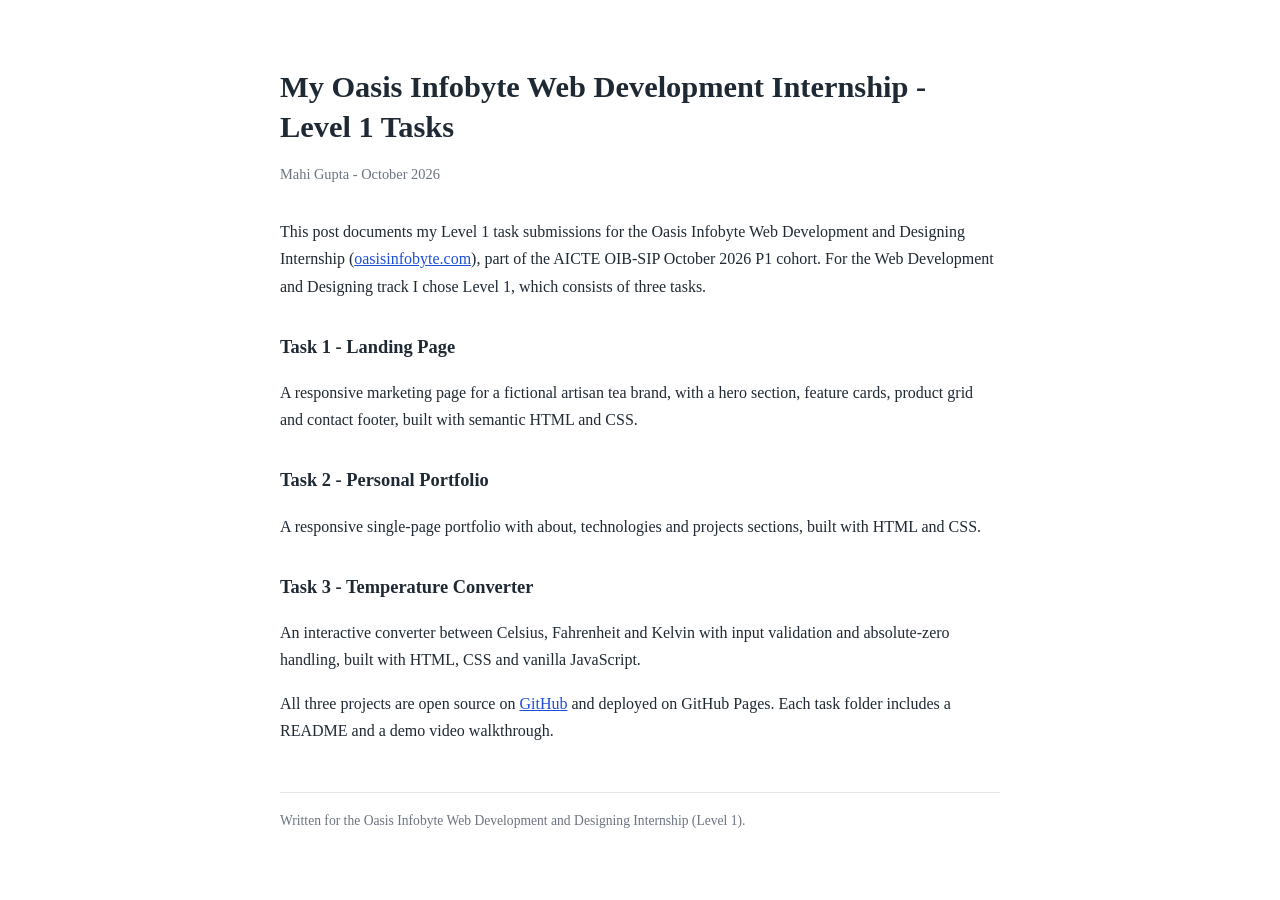
<file: blog/index.html>
<!DOCTYPE html>
<html lang="en">
<head>
<meta charset="UTF-8">
<meta name="viewport" content="width=device-width, initial-scale=1.0">
<title>My Oasis Infobyte Web Development Internship - Level 1 Tasks</title>
<style>
  body { font-family: Georgia, 'Times New Roman', serif; max-width: 720px; margin: 0 auto; padding: 3rem 1.25rem; color: #1f2933; line-height: 1.7; }
  h1 { font-size: 1.9rem; line-height: 1.3; margin-bottom: 0.25rem; }
  h2 { font-size: 1.15rem; margin-top: 2rem; }
  .meta { color: #6b7280; font-size: 0.9rem; margin-bottom: 2rem; }
  a { color: #1d4ed8; }
  footer { margin-top: 3rem; padding-top: 1rem; border-top: 1px solid #e5e7eb; color: #6b7280; font-size: 0.85rem; }
</style>
</head>
<body>
<h1>My Oasis Infobyte Web Development Internship - Level 1 Tasks</h1>
<p class="meta">Mahi Gupta - October 2026</p>
<p>This post documents my Level 1 task submissions for the Oasis Infobyte Web Development and Designing Internship (<a href="https://oasisinfobyte.com">oasisinfobyte.com</a>), part of the AICTE OIB-SIP October 2026 P1 cohort. For the Web Development and Designing track I chose Level 1, which consists of three tasks.</p>
<h2>Task 1 - Landing Page</h2>
<p>A responsive marketing page for a fictional artisan tea brand, with a hero section, feature cards, product grid and contact footer, built with semantic HTML and CSS.</p>
<h2>Task 2 - Personal Portfolio</h2>
<p>A responsive single-page portfolio with about, technologies and projects sections, built with HTML and CSS.</p>
<h2>Task 3 - Temperature Converter</h2>
<p>An interactive converter between Celsius, Fahrenheit and Kelvin with input validation and absolute-zero handling, built with HTML, CSS and vanilla JavaScript.</p>
<p>All three projects are open source on <a href="https://github.com/mahi-g29/OIBSIP">GitHub</a> and deployed on GitHub Pages. Each task folder includes a README and a demo video walkthrough.</p>
<footer>Written for the Oasis Infobyte Web Development and Designing Internship (Level 1).</footer>
</body>
</html>
</file>
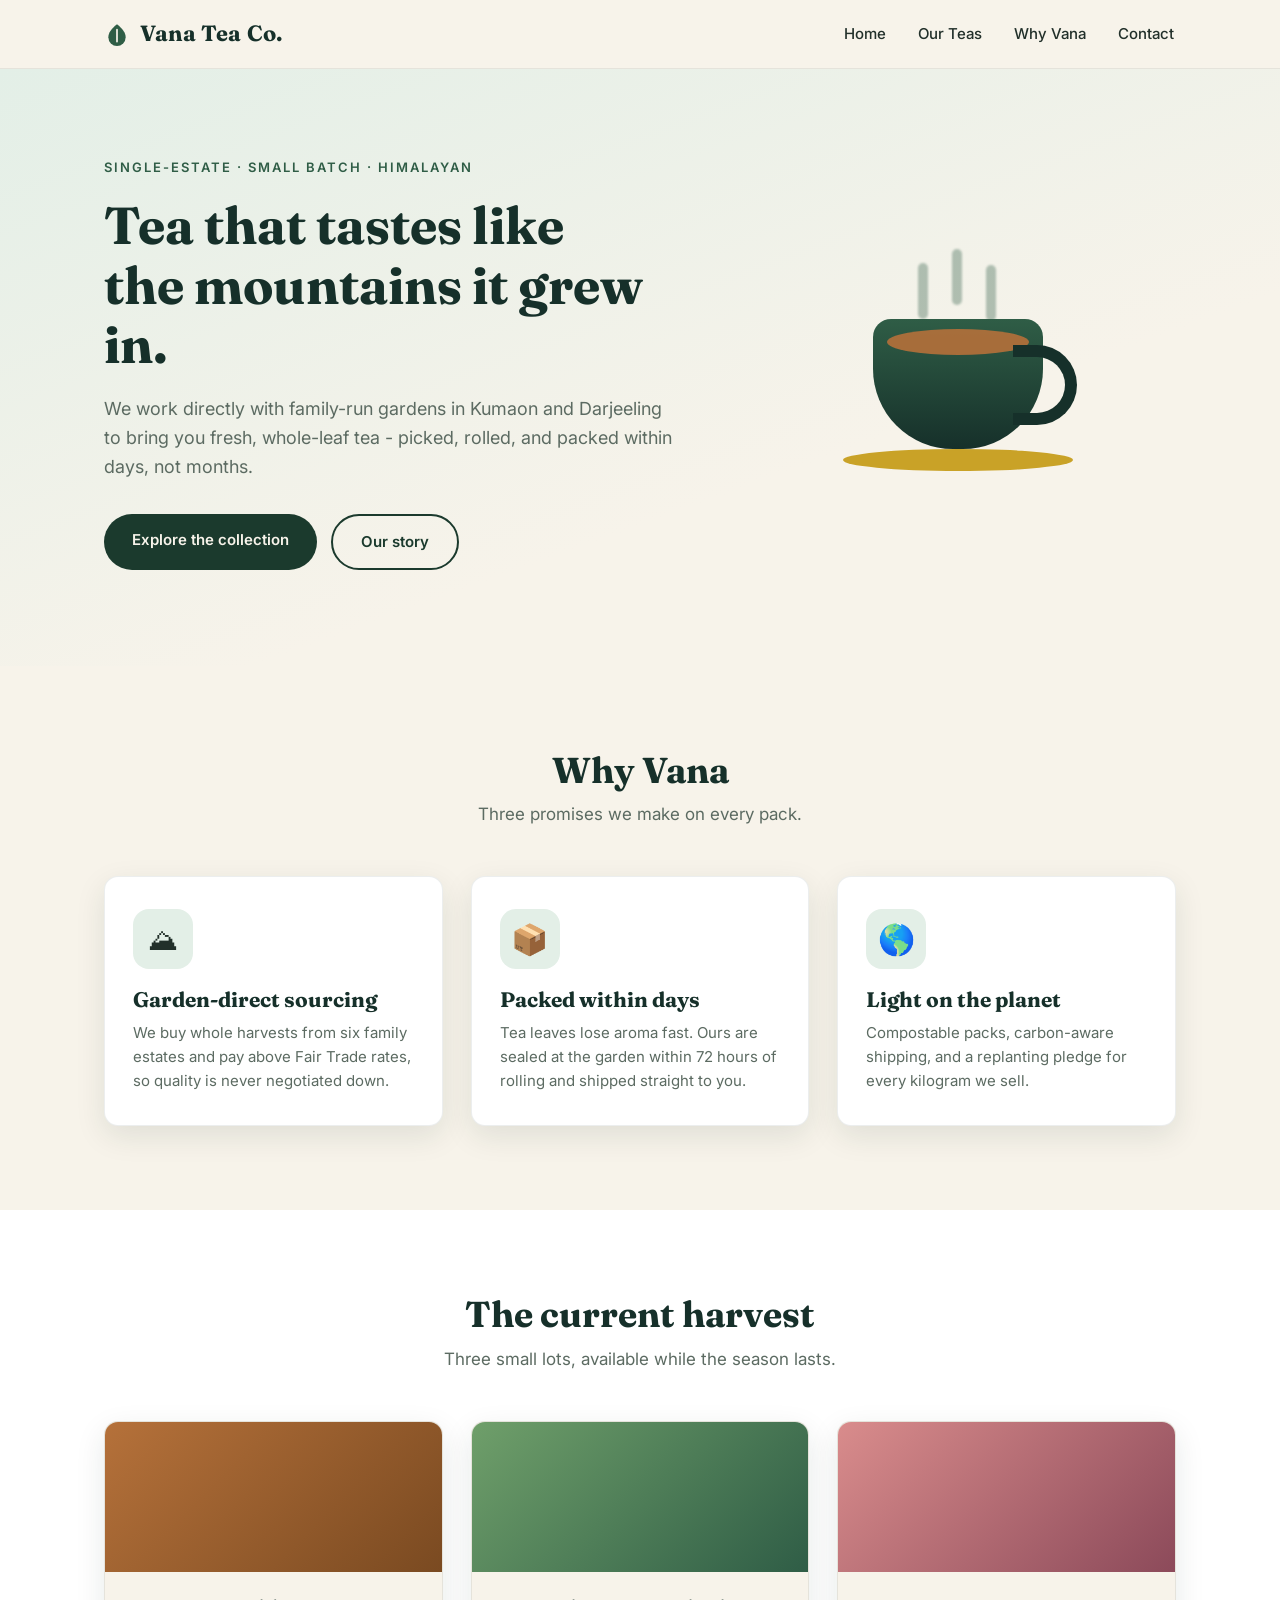
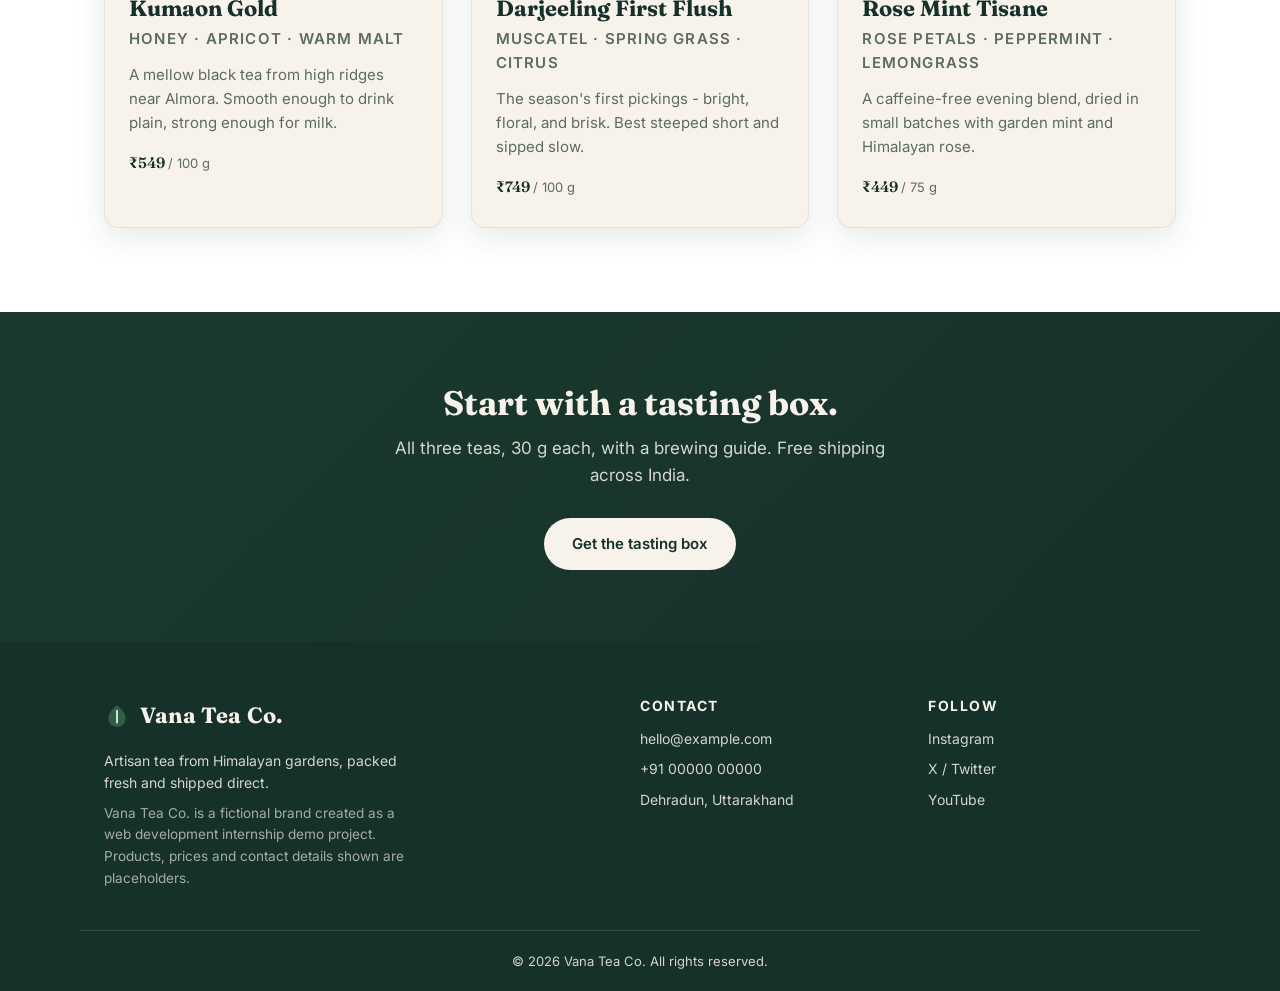
<file: WebDevelopment-Level1-Task1-LandingPage/index.html>
<!DOCTYPE html>
<html lang="en">
<head>
  <meta charset="UTF-8">
  <meta name="viewport" content="width=device-width, initial-scale=1.0">
  <title>Vana Tea Co. - Artisan Himalayan Tea</title>
  <meta name="description" content="Vana Tea Co. sources single-estate artisan teas from Himalayan gardens and delivers them fresh to your door.">
  <link rel="preconnect" href="https://fonts.googleapis.com">
  <link rel="preconnect" href="https://fonts.gstatic.com" crossorigin>
  <link href="https://fonts.googleapis.com/css2?family=Fraunces:wght@500;600;700&family=Inter:wght@400;500;600&display=swap" rel="stylesheet">
  <link rel="stylesheet" href="styles.css">
</head>
<body>

  <header class="site-header" id="top">
    <nav class="nav container" aria-label="Main navigation">
      <a class="brand" href="#top">
        <svg class="brand-leaf" viewBox="0 0 24 24" width="26" height="26" aria-hidden="true" fill="none"><path d="M12 3C7 7 4 11 4 15a8 8 0 0 0 16 0c0-4-3-8-8-12z" fill="#2f5d46"/><path d="M12 8v11" stroke="#f7f3ea" stroke-width="1.6" stroke-linecap="round"/></svg>
        <span class="brand-name">Vana Tea Co.</span>
      </a>
      <input type="checkbox" id="nav-toggle" class="nav-toggle" aria-label="Open menu">
      <label for="nav-toggle" class="nav-toggle-label" aria-hidden="true">
        <span></span><span></span><span></span>
      </label>
      <ul class="nav-links">
        <li><a href="#top">Home</a></li>
        <li><a href="#teas">Our Teas</a></li>
        <li><a href="#why">Why Vana</a></li>
        <li><a href="#contact">Contact</a></li>
      </ul>
    </nav>
  </header>

  <main>
    <!-- Hero -->
    <section class="hero">
      <div class="container hero-inner">
        <div class="hero-copy">
          <p class="eyebrow">Single-estate &middot; Small batch &middot; Himalayan</p>
          <h1>Tea that tastes like the mountains it grew in.</h1>
          <p class="hero-sub">We work directly with family-run gardens in Kumaon and Darjeeling to bring you fresh, whole-leaf tea - picked, rolled, and packed within days, not months.</p>
          <div class="hero-actions">
            <a class="btn btn-primary" href="#teas">Explore the collection</a>
            <a class="btn btn-ghost" href="#why">Our story</a>
          </div>
        </div>
        <div class="hero-art" aria-hidden="true">
          <div class="cup">
            <div class="cup-steam s1"></div>
            <div class="cup-steam s2"></div>
            <div class="cup-steam s3"></div>
            <div class="cup-body"></div>
            <div class="cup-saucer"></div>
          </div>
        </div>
      </div>
    </section>

    <!-- Why Vana -->
    <section class="section" id="why">
      <div class="container">
        <h2 class="section-title">Why Vana</h2>
        <p class="section-sub">Three promises we make on every pack.</p>
        <div class="feature-grid">
          <article class="feature-card">
            <div class="feature-icon" aria-hidden="true">&#9968;</div>
            <h3>Garden-direct sourcing</h3>
            <p>We buy whole harvests from six family estates and pay above Fair Trade rates, so quality is never negotiated down.</p>
          </article>
          <article class="feature-card">
            <div class="feature-icon" aria-hidden="true">&#128230;</div>
            <h3>Packed within days</h3>
            <p>Tea leaves lose aroma fast. Ours are sealed at the garden within 72 hours of rolling and shipped straight to you.</p>
          </article>
          <article class="feature-card">
            <div class="feature-icon" aria-hidden="true">&#127758;</div>
            <h3>Light on the planet</h3>
            <p>Compostable packs, carbon-aware shipping, and a replanting pledge for every kilogram we sell.</p>
          </article>
        </div>
      </div>
    </section>

    <!-- Teas -->
    <section class="section section-alt" id="teas">
      <div class="container">
        <h2 class="section-title">The current harvest</h2>
        <p class="section-sub">Three small lots, available while the season lasts.</p>
        <div class="product-grid">
          <article class="product-card">
            <div class="product-swatch swatch-amber" aria-hidden="true"></div>
            <div class="product-body">
              <h3>Kumaon Gold</h3>
              <p class="product-notes">Honey &middot; Apricot &middot; Warm malt</p>
              <p>A mellow black tea from high ridges near Almora. Smooth enough to drink plain, strong enough for milk.</p>
              <p class="product-price">&#8377;549 <span>/ 100 g</span></p>
            </div>
          </article>
          <article class="product-card">
            <div class="product-swatch swatch-green" aria-hidden="true"></div>
            <div class="product-body">
              <h3>Darjeeling First Flush</h3>
              <p class="product-notes">Muscatel &middot; Spring grass &middot; Citrus</p>
              <p>The season's first pickings - bright, floral, and brisk. Best steeped short and sipped slow.</p>
              <p class="product-price">&#8377;749 <span>/ 100 g</span></p>
            </div>
          </article>
          <article class="product-card">
            <div class="product-swatch swatch-rose" aria-hidden="true"></div>
            <div class="product-body">
              <h3>Rose Mint Tisane</h3>
              <p class="product-notes">Rose petals &middot; Peppermint &middot; Lemongrass</p>
              <p>A caffeine-free evening blend, dried in small batches with garden mint and Himalayan rose.</p>
              <p class="product-price">&#8377;449 <span>/ 75 g</span></p>
            </div>
          </article>
        </div>
      </div>
    </section>

    <!-- Call to action -->
    <section class="cta-band">
      <div class="container cta-inner">
        <h2>Start with a tasting box.</h2>
        <p>All three teas, 30 g each, with a brewing guide. Free shipping across India.</p>
        <a class="btn btn-light" href="#contact">Get the tasting box</a>
      </div>
    </section>
  </main>

  <footer class="site-footer" id="contact">
    <div class="container footer-grid">
      <div>
        <a class="brand brand-footer" href="#top">
          <svg class="brand-leaf" viewBox="0 0 24 24" width="26" height="26" aria-hidden="true" fill="none"><path d="M12 3C7 7 4 11 4 15a8 8 0 0 0 16 0c0-4-3-8-8-12z" fill="#2f5d46"/><path d="M12 8v11" stroke="#f7f3ea" stroke-width="1.6" stroke-linecap="round"/></svg>
          <span class="brand-name">Vana Tea Co.</span>
        </a>
        <p class="footer-tag">Artisan tea from Himalayan gardens, packed fresh and shipped direct.</p>
        <p class="footer-tag" style="opacity:.75;font-size:.85rem;margin-top:.5rem">Vana Tea Co. is a fictional brand created as a web development internship demo project. Products, prices and contact details shown are placeholders.</p>
      </div>
      <div>
        <h4>Contact</h4>
        <ul class="footer-list">
          <li><a href="mailto:hello@example.com">hello@example.com</a></li>
          <li><a href="tel:+910000000000">+91 00000 00000</a></li>
          <li>Dehradun, Uttarakhand</li>
        </ul>
      </div>
      <div>
        <h4>Follow</h4>
        <ul class="footer-list">
          <li><a href="#">Instagram</a></li>
          <li><a href="#">X / Twitter</a></li>
          <li><a href="#">YouTube</a></li>
        </ul>
      </div>
    </div>
    <div class="container footer-bottom">
      <p>&copy; 2026 Vana Tea Co. All rights reserved.</p>
    </div>
  </footer>

</body>
</html>
</file>
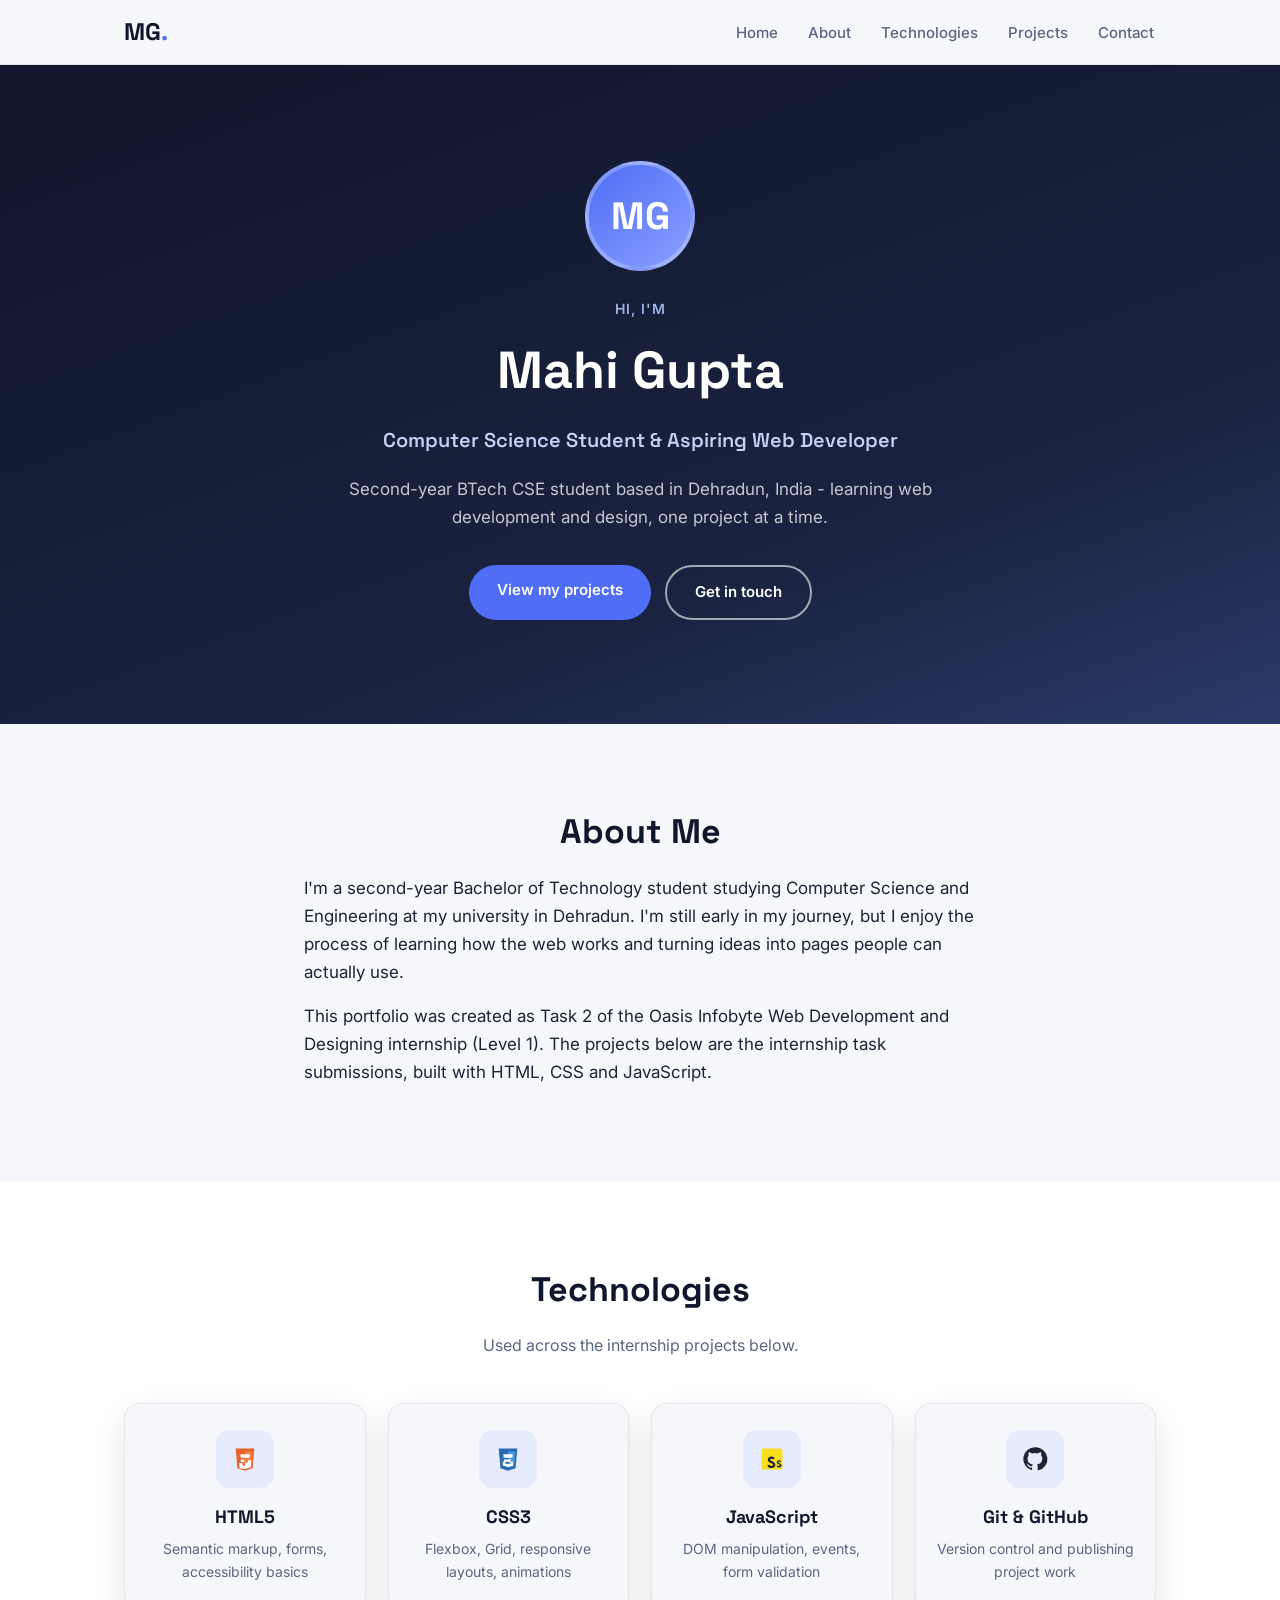
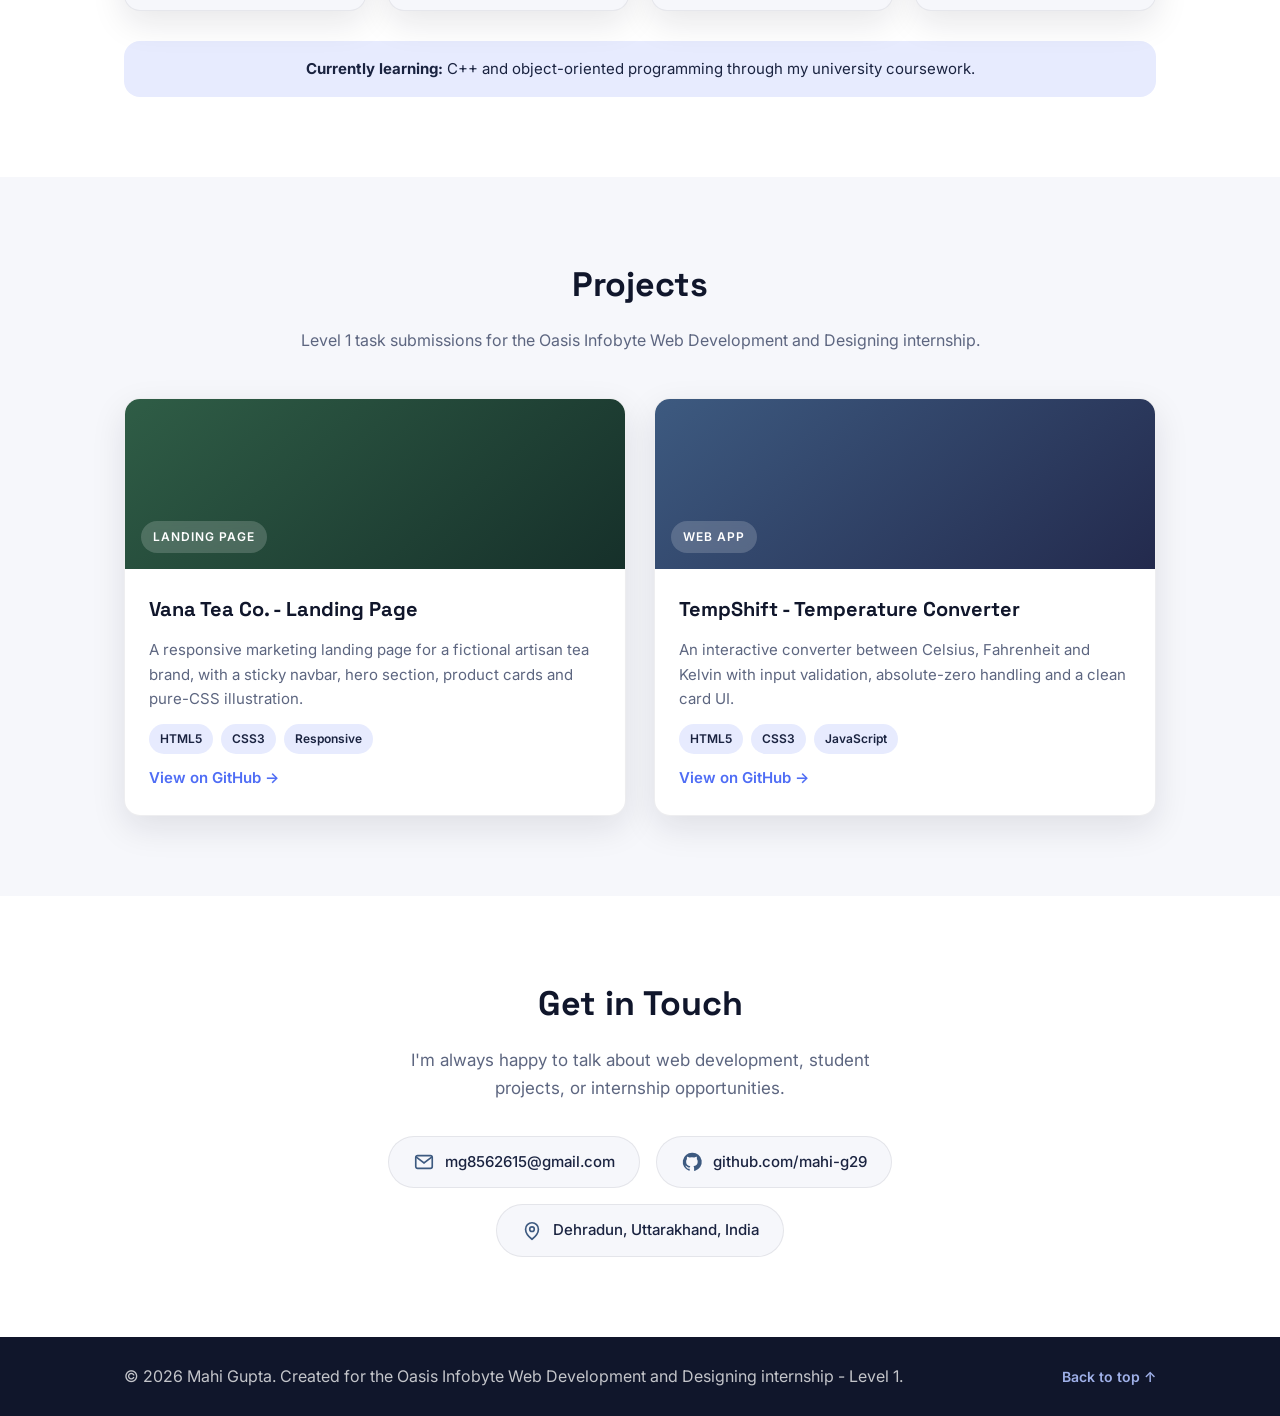
<file: WebDevelopment-Level1-Task2-Portfolio/index.html>
<!DOCTYPE html>
<html lang="en">
<head>
  <meta charset="UTF-8">
  <meta name="viewport" content="width=device-width, initial-scale=1.0">
  <title>Mahi Gupta - Computer Science Student &amp; Web Developer</title>
  <meta name="description" content="Portfolio of Mahi Gupta, a second-year BTech Computer Science student learning web development.">
  <link rel="preconnect" href="https://fonts.googleapis.com">
  <link rel="preconnect" href="https://fonts.gstatic.com" crossorigin>
  <link href="https://fonts.googleapis.com/css2?family=Space+Grotesk:wght@500;600;700&family=Inter:wght@400;500;600&display=swap" rel="stylesheet">
  <link rel="stylesheet" href="styles.css">
</head>
<body>

  <header class="site-header">
    <nav class="nav container" aria-label="Main navigation">
      <a class="brand" href="#home">MG<span class="brand-dot">.</span></a>
      <ul class="nav-links">
        <li><a href="#home">Home</a></li>
        <li><a href="#about">About</a></li>
        <li><a href="#skills">Technologies</a></li>
        <li><a href="#projects">Projects</a></li>
        <li><a href="#contact">Contact</a></li>
      </ul>
    </nav>
  </header>

  <main>
    <!-- Hero -->
    <section class="hero" id="home">
      <div class="container hero-inner">
        <div class="avatar" aria-hidden="true">MG</div>
        <p class="hero-hello">Hi, I'm</p>
        <h1>Mahi Gupta</h1>
        <p class="hero-role">Computer Science Student &amp; Aspiring Web Developer</p>
        <p class="hero-sub">Second-year BTech CSE student based in Dehradun, India - learning web development and design, one project at a time.</p>
        <div class="hero-actions">
          <a class="btn btn-primary" href="#projects">View my projects</a>
          <a class="btn btn-ghost" href="#contact">Get in touch</a>
        </div>
      </div>
    </section>

    <!-- About -->
    <section class="section" id="about">
      <div class="container narrow">
        <h2 class="section-title">About Me</h2>
        <p>I'm a second-year Bachelor of Technology student studying Computer Science and Engineering at my university in Dehradun. I'm still early in my journey, but I enjoy the process of learning how the web works and turning ideas into pages people can actually use.</p>
        <p>This portfolio was created as Task 2 of the Oasis Infobyte Web Development and Designing internship (Level 1). The projects below are the internship task submissions, built with HTML, CSS and JavaScript.</p>
      </div>
    </section>

    <!-- Skills -->
    <section class="section section-alt" id="skills">
      <div class="container">
        <h2 class="section-title">Technologies</h2>
        <p class="section-sub">Used across the internship projects below.</p>
        <div class="skill-grid">
          <div class="skill-card">
            <div class="skill-icon" aria-hidden="true">
              <svg viewBox="0 0 24 24" width="28" height="28" fill="none"><path d="M4 3h16l-1.5 17L12 22l-6.5-2L4 3z" fill="#e8632c"/><path d="M12 5.5v14l5-1.5L18.3 5.5H12z" fill="#f0824a"/><path d="M8 8h8l-.3 3H8.3L8 8zm.4 4.5h3l.2 2.5 1.4.4 1.4-.4.2-2h3l-.6 6-5.1 1.5L7.4 20l-.4-4.5h2.9l.2 2 1.9.5v-3.5H8.4z" fill="#fff"/></svg>
            </div>
            <h3>HTML5</h3>
            <p>Semantic markup, forms, accessibility basics</p>
          </div>
          <div class="skill-card">
            <div class="skill-icon" aria-hidden="true">
              <svg viewBox="0 0 24 24" width="28" height="28" fill="none"><path d="M4 3h16l-1.5 17L12 22l-6.5-2L4 3z" fill="#2b6cb0"/><path d="M12 5.5v14l5-1.5L18.3 5.5H12z" fill="#4a9be0"/><path d="M8 8h8l-.3 3H8.3L8 8zm.4 4.5h6l-.3 3.5-2.1.6-2-.5-.1-1.6H7.4l.2 3.1 4.4 1.3 4.3-1.2.3-3.4H8.4z" fill="#fff"/></svg>
            </div>
            <h3>CSS3</h3>
            <p>Flexbox, Grid, responsive layouts, animations</p>
          </div>
          <div class="skill-card">
            <div class="skill-icon" aria-hidden="true">
              <svg viewBox="0 0 24 24" width="28" height="28" fill="none"><rect x="3" y="3" width="18" height="18" rx="2" fill="#f7df1e"/><path d="M9.5 16.8c.4.7.9 1.2 1.9 1.2.8 0 1.4-.4 1.4-1 0-.7-.6-1-1.5-1.3l-.5-.2c-1.5-.6-2.4-1.4-2.4-3 0-1.5 1.2-2.7 3-2.7 1.3 0 2.2.5 2.9 1.7l-1.6 1c-.3-.6-.7-.8-1.3-.8-.6 0-1 .4-1 .8 0 .6.4.8 1.3 1.2l.5.2c1.7.7 2.7 1.5 2.7 3.1 0 1.8-1.4 2.8-3.3 2.8-1.8 0-3-.9-3.6-2l1.6-1zm6.8.2c.3.5.6 1 1.4 1 .6 0 1-.2 1-.6 0-.4-.3-.6-.8-.8l-.3-.1c-.9-.4-1.5-.9-1.5-1.9 0-.9.7-1.6 1.9-1.6.8 0 1.4.3 1.8 1.1l-1 .6c-.2-.4-.4-.5-.8-.5-.4 0-.6.2-.6.5 0 .4.2.5.8.8l.3.1c1.1.5 1.7.9 1.7 2 0 1.1-.9 1.7-2 1.7-1.2 0-1.9-.6-2.3-1.3l1-.6z" fill="#1e2433"/></svg>
            </div>
            <h3>JavaScript</h3>
            <p>DOM manipulation, events, form validation</p>
          </div>
          <div class="skill-card">
            <div class="skill-icon" aria-hidden="true">
              <svg viewBox="0 0 24 24" width="28" height="28" fill="none"><path d="M12 2a10 10 0 0 0-3.2 19.5c.5.1.7-.2.7-.5v-1.7c-2.8.6-3.4-1.2-3.4-1.2-.4-1.2-1.1-1.5-1.1-1.5-.9-.6.1-.6.1-.6 1 .1 1.5 1 1.5 1 .9 1.6 2.4 1.1 3 .9.1-.7.4-1.1.6-1.4-2.2-.3-4.6-1.1-4.6-5 0-1.1.4-2 1-2.7-.1-.2-.4-1.3.1-2.6 0 0 .8-.3 2.7 1a9.4 9.4 0 0 1 5 0c1.9-1.3 2.7-1 2.7-1 .5 1.3.2 2.4.1 2.6.6.7 1 1.6 1 2.7 0 3.9-2.4 4.7-4.6 5 .4.3.7.9.7 1.9v2.8c0 .3.2.6.7.5A10 10 0 0 0 12 2z" fill="#1e2433"/></svg>
            </div>
            <h3>Git &amp; GitHub</h3>
            <p>Version control and publishing project work</p>
          </div>
        </div>
        <div class="learning-strip">
          <p><strong>Currently learning:</strong> C++ and object-oriented programming through my university coursework.</p>
        </div>
      </div>
    </section>

    <!-- Projects -->
    <section class="section" id="projects">
      <div class="container">
        <h2 class="section-title">Projects</h2>
        <p class="section-sub">Level 1 task submissions for the Oasis Infobyte Web Development and Designing internship.</p>
        <div class="project-grid">
          <article class="project-card">
            <div class="project-thumb thumb-tea" aria-hidden="true">
              <span class="thumb-label">Landing Page</span>
            </div>
            <div class="project-body">
              <h3>Vana Tea Co. - Landing Page</h3>
              <p>A responsive marketing landing page for a fictional artisan tea brand, with a sticky navbar, hero section, product cards and pure-CSS illustration.</p>
              <div class="project-tags"><span>HTML5</span><span>CSS3</span><span>Responsive</span></div>
              <a class="project-link" href="https://github.com/mahi-g29/OIBSIP/tree/main/WebDevelopment-Level1-Task1-LandingPage">View on GitHub &rarr;</a>
            </div>
          </article>
          <article class="project-card">
            <div class="project-thumb thumb-temp" aria-hidden="true">
              <span class="thumb-label">Web App</span>
            </div>
            <div class="project-body">
              <h3>TempShift - Temperature Converter</h3>
              <p>An interactive converter between Celsius, Fahrenheit and Kelvin with input validation, absolute-zero handling and a clean card UI.</p>
              <div class="project-tags"><span>HTML5</span><span>CSS3</span><span>JavaScript</span></div>
              <a class="project-link" href="https://github.com/mahi-g29/OIBSIP/tree/main/WebDevelopment-Level1-Task3-TemperatureConverter">View on GitHub &rarr;</a>
            </div>
          </article>
        </div>
      </div>
    </section>

    <!-- Contact -->
    <section class="section section-alt" id="contact">
      <div class="container narrow center">
        <h2 class="section-title">Get in Touch</h2>
        <p class="contact-lead">I'm always happy to talk about web development, student projects, or internship opportunities.</p>
        <div class="contact-cards">
          <a class="contact-card" href="mailto:mg8562615@gmail.com">
            <svg viewBox="0 0 24 24" width="22" height="22" fill="none" aria-hidden="true"><rect x="3" y="5" width="18" height="14" rx="2" stroke="#3d5a80" stroke-width="1.8"/><path d="m4 7 8 6 8-6" stroke="#3d5a80" stroke-width="1.8" stroke-linecap="round"/></svg>
            <span>mg8562615@gmail.com</span>
          </a>
          <a class="contact-card" href="https://github.com/mahi-g29">
            <svg viewBox="0 0 24 24" width="22" height="22" fill="none" aria-hidden="true"><path d="M12 2a10 10 0 0 0-3.2 19.5c.5.1.7-.2.7-.5v-1.7c-2.8.6-3.4-1.2-3.4-1.2-.4-1.2-1.1-1.5-1.1-1.5-.9-.6.1-.6.1-.6 1 .1 1.5 1 1.5 1 .9 1.6 2.4 1.1 3 .9.1-.7.4-1.1.6-1.4-2.2-.3-4.6-1.1-4.6-5 0-1.1.4-2 1-2.7-.1-.2-.4-1.3.1-2.6 0 0 .8-.3 2.7 1a9.4 9.4 0 0 1 5 0c1.9-1.3 2.7-1 2.7-1 .5 1.3.2 2.4.1 2.6.6.7 1 1.6 1 2.7 0 3.9-2.4 4.7-4.6 5 .4.3.7.9.7 1.9v2.8c0 .3.2.6.7.5A10 10 0 0 0 12 2z" fill="#3d5a80"/></svg>
            <span>github.com/mahi-g29</span>
          </a>
          <div class="contact-card contact-card-static">
            <svg viewBox="0 0 24 24" width="22" height="22" fill="none" aria-hidden="true"><path d="M12 21s-7-5.5-7-11a7 7 0 0 1 14 0c0 5.5-7 11-7 11z" stroke="#3d5a80" stroke-width="1.8"/><circle cx="12" cy="10" r="2.5" stroke="#3d5a80" stroke-width="1.8"/></svg>
            <span>Dehradun, Uttarakhand, India</span>
          </div>
        </div>
      </div>
    </section>
  </main>

  <footer class="site-footer">
    <div class="container footer-inner">
      <p>&copy; 2026 Mahi Gupta. Created for the Oasis Infobyte Web Development and Designing internship - Level 1.</p>
      <a href="#home" class="to-top">Back to top &uarr;</a>
    </div>
  </footer>

</body>
</html>
</file>
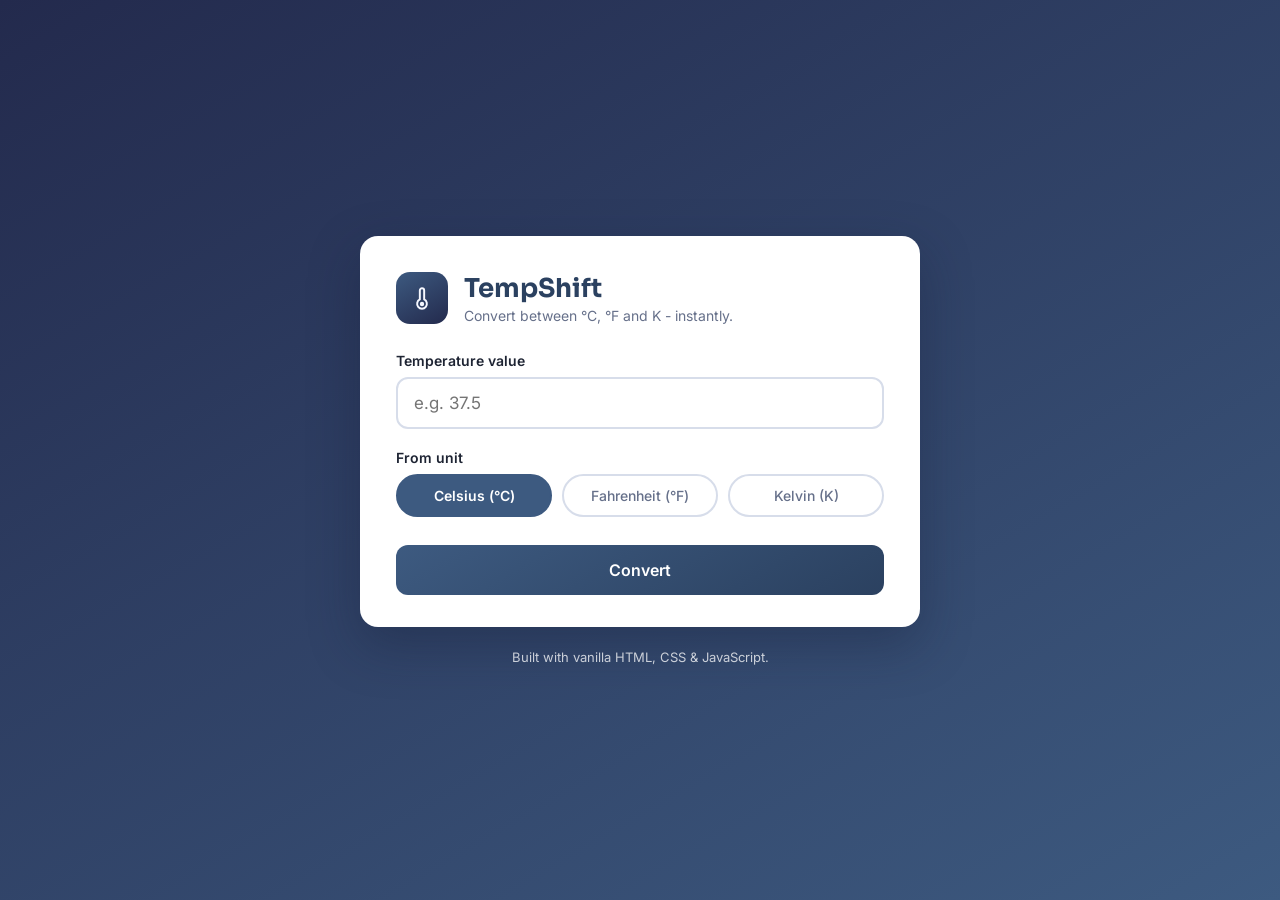
<file: WebDevelopment-Level1-Task3-TemperatureConverter/index.html>
<!DOCTYPE html>
<html lang="en">
<head>
  <meta charset="UTF-8">
  <meta name="viewport" content="width=device-width, initial-scale=1.0">
  <title>TempShift - Temperature Converter</title>
  <meta name="description" content="Convert temperatures between Celsius, Fahrenheit and Kelvin instantly, with input validation and absolute-zero checks.">
  <link rel="preconnect" href="https://fonts.googleapis.com">
  <link rel="preconnect" href="https://fonts.gstatic.com" crossorigin>
  <link href="https://fonts.googleapis.com/css2?family=Sora:wght@500;600;700&family=Inter:wght@400;500;600&display=swap" rel="stylesheet">
  <link rel="stylesheet" href="styles.css">
</head>
<body>
  <main class="page">
    <section class="card" aria-labelledby="app-title">
      <div class="card-head">
        <div class="logo" aria-hidden="true">
          <svg viewBox="0 0 24 24" width="26" height="26" fill="none">
            <path d="M12 3a2 2 0 0 1 2 2v8.3a4.5 4.5 0 1 1-4 0V5a2 2 0 0 1 2-2z" stroke="#f6f8ff" stroke-width="1.8" stroke-linejoin="round"/>
            <circle cx="12" cy="17.5" r="2" fill="#f6f8ff"/>
          </svg>
        </div>
        <div>
          <h1 id="app-title">TempShift</h1>
          <p class="tagline">Convert between &deg;C, &deg;F and K - instantly.</p>
        </div>
      </div>

      <form id="converter" novalidate>
        <div class="field">
          <label for="temp-input">Temperature value</label>
          <input type="text" id="temp-input" inputmode="decimal" placeholder="e.g. 37.5" autocomplete="off" aria-describedby="error-msg">
        </div>

        <fieldset class="field">
          <legend>From unit</legend>
          <div class="unit-row" role="radiogroup" aria-label="Input unit">
            <label class="unit-pill">
              <input type="radio" name="from-unit" value="C" checked>
              <span>Celsius (&deg;C)</span>
            </label>
            <label class="unit-pill">
              <input type="radio" name="from-unit" value="F">
              <span>Fahrenheit (&deg;F)</span>
            </label>
            <label class="unit-pill">
              <input type="radio" name="from-unit" value="K">
              <span>Kelvin (K)</span>
            </label>
          </div>
        </fieldset>

        <p id="error-msg" class="error" role="alert" hidden></p>

        <button type="submit" class="convert-btn">Convert</button>
      </form>

      <div class="results" id="results" aria-live="polite" hidden>
        <h2>Results</h2>
        <div class="result-grid">
          <div class="result-box" id="box-C">
            <p class="result-label">Celsius</p>
            <p class="result-value"><span id="val-C">-</span><span class="result-unit">&deg;C</span></p>
          </div>
          <div class="result-box" id="box-F">
            <p class="result-label">Fahrenheit</p>
            <p class="result-value"><span id="val-F">-</span><span class="result-unit">&deg;F</span></p>
          </div>
          <div class="result-box" id="box-K">
            <p class="result-label">Kelvin</p>
            <p class="result-value"><span id="val-K">-</span><span class="result-unit">K</span></p>
          </div>
        </div>
        <p class="result-note" id="result-note"></p>
      </div>
    </section>

    <footer class="page-foot">
      <p>Built with vanilla HTML, CSS &amp; JavaScript.</p>
    </footer>
  </main>
  <script src="script.js"></script>
</body>
</html>
</file>
<file: WebDevelopment-Level1-Task1-LandingPage/styles.css>
/* ===== Vana Tea Co. - Landing Page ===== */
:root {
  --green-900: #16302a;
  --green-800: #1b3a2d;
  --green-700: #2f5d46;
  --green-100: #e3efe7;
  --cream: #f7f3ea;
  --gold: #c9a227;
  --ink: #22302a;
  --muted: #5c6b62;
  --white: #ffffff;
  --radius: 14px;
  --shadow: 0 10px 30px rgba(22, 48, 42, 0.10);
  --font-head: "Fraunces", Georgia, serif;
  --font-body: "Inter", "Segoe UI", Arial, sans-serif;
}

* { margin: 0; padding: 0; box-sizing: border-box; }

html { scroll-behavior: smooth; }

body {
  font-family: var(--font-body);
  font-size: 16px;
  line-height: 1.6;
  color: var(--ink);
  background: var(--cream);
}

.container {
  width: 100%;
  max-width: 1120px;
  margin: 0 auto;
  padding: 0 24px;
}

h1, h2, h3, h4 { font-family: var(--font-head); line-height: 1.15; color: var(--green-900); }

/* ===== Header / Nav ===== */
.site-header {
  position: sticky;
  top: 0;
  z-index: 50;
  background: rgba(247, 243, 234, 0.95);
  backdrop-filter: blur(6px);
  border-bottom: 1px solid rgba(22, 48, 42, 0.08);
}

.nav {
  display: flex;
  align-items: center;
  justify-content: space-between;
  min-height: 68px;
  position: relative;
}

.brand {
  display: inline-flex;
  align-items: center;
  gap: 10px;
  text-decoration: none;
}

.brand-leaf { font-size: 26px; }

.brand-name {
  font-family: var(--font-head);
  font-weight: 700;
  font-size: 22px;
  color: var(--green-900);
  letter-spacing: 0.2px;
}

.nav-links {
  display: flex;
  align-items: center;
  gap: 28px;
  list-style: none;
}

.nav-links a {
  text-decoration: none;
  color: var(--ink);
  font-weight: 500;
  font-size: 15px;
  padding: 6px 2px;
  border-bottom: 2px solid transparent;
  transition: color 0.2s ease, border-color 0.2s ease;
}

.nav-links a:hover,
.nav-links a:focus-visible {
  color: var(--green-700);
  border-bottom-color: var(--gold);
}

/* Hamburger (mobile) */
.nav-toggle { display: none; }

.nav-toggle-label {
  display: none;
  flex-direction: column;
  justify-content: center;
  gap: 5px;
  width: 44px;
  height: 44px;
  padding: 10px;
  cursor: pointer;
}

.nav-toggle-label span {
  display: block;
  height: 2px;
  width: 100%;
  background: var(--green-900);
  border-radius: 2px;
  transition: transform 0.25s ease, opacity 0.25s ease;
}

/* ===== Hero ===== */
.hero {
  background: linear-gradient(160deg, var(--green-100) 0%, var(--cream) 65%);
  padding: 88px 0 96px;
  overflow: hidden;
}

.hero-inner {
  display: grid;
  grid-template-columns: 1.15fr 0.85fr;
  align-items: center;
  gap: 48px;
}

.eyebrow {
  text-transform: uppercase;
  letter-spacing: 2px;
  font-size: 13px;
  font-weight: 600;
  color: var(--green-700);
  margin-bottom: 18px;
}

.hero h1 {
  font-size: 52px;
  font-weight: 700;
  margin-bottom: 20px;
  max-width: 15ch;
}

.hero-sub {
  font-size: 18px;
  color: var(--muted);
  max-width: 52ch;
  margin-bottom: 32px;
}

.hero-actions { display: flex; flex-wrap: wrap; gap: 14px; }

.btn {
  display: inline-block;
  padding: 14px 28px;
  border-radius: 999px;
  font-weight: 600;
  font-size: 15px;
  text-decoration: none;
  transition: transform 0.15s ease, box-shadow 0.15s ease, background 0.2s ease;
}

.btn:hover { transform: translateY(-2px); box-shadow: var(--shadow); }

.btn-primary { background: var(--green-800); color: var(--cream); }
.btn-primary:hover { background: var(--green-700); }

.btn-ghost {
  background: transparent;
  color: var(--green-800);
  border: 2px solid var(--green-800);
}

.btn-light { background: var(--cream); color: var(--green-900); }

/* Hero art: pure CSS tea cup */
.hero-art { display: flex; justify-content: center; }

.cup { position: relative; width: 220px; height: 240px; }

.cup-body {
  position: absolute;
  bottom: 34px;
  left: 50%;
  transform: translateX(-50%);
  width: 170px;
  height: 130px;
  background: linear-gradient(180deg, var(--green-700), var(--green-900));
  border-radius: 18px 18px 80px 80px;
}

.cup-body::before {
  content: "";
  position: absolute;
  top: 10px;
  left: 14px;
  right: 14px;
  height: 26px;
  background: #b5713a;
  border-radius: 50%;
  opacity: 0.9;
}

.cup-body::after {
  content: "";
  position: absolute;
  right: -34px;
  top: 26px;
  width: 52px;
  height: 56px;
  border: 12px solid var(--green-900);
  border-left: none;
  border-radius: 0 40px 40px 0;
}

.cup-saucer {
  position: absolute;
  bottom: 12px;
  left: 50%;
  transform: translateX(-50%);
  width: 230px;
  height: 22px;
  background: var(--gold);
  border-radius: 50%;
}

.cup-steam {
  position: absolute;
  width: 10px;
  height: 56px;
  background: rgba(47, 93, 70, 0.35);
  border-radius: 999px;
  filter: blur(1px);
  animation: steam 3s ease-in-out infinite;
}

.cup-steam.s1 { left: 70px;  top: 20px; animation-delay: 0s; }
.cup-steam.s2 { left: 104px; top: 6px;  animation-delay: 0.6s; }
.cup-steam.s3 { left: 138px; top: 22px; animation-delay: 1.2s; }

@keyframes steam {
  0%, 100% { transform: translateY(0) scaleY(1); opacity: 0.35; }
  50%      { transform: translateY(-14px) scaleY(1.15); opacity: 0.15; }
}

/* ===== Sections ===== */
.section { padding: 84px 0; }
.section-alt { background: var(--white); }

.section-title {
  font-size: 36px;
  text-align: center;
  margin-bottom: 10px;
}

.section-sub {
  text-align: center;
  color: var(--muted);
  margin-bottom: 48px;
  font-size: 17px;
}

/* Feature cards */
.feature-grid {
  display: grid;
  grid-template-columns: repeat(3, 1fr);
  gap: 28px;
}

.feature-card {
  background: var(--white);
  border: 1px solid rgba(22, 48, 42, 0.08);
  border-radius: var(--radius);
  padding: 32px 28px;
  box-shadow: var(--shadow);
}

.feature-icon {
  font-size: 30px;
  width: 60px;
  height: 60px;
  display: flex;
  align-items: center;
  justify-content: center;
  background: var(--green-100);
  border-radius: 16px;
  margin-bottom: 18px;
}

.feature-card h3 { font-size: 21px; margin-bottom: 10px; }
.feature-card p { color: var(--muted); font-size: 15px; }

/* Product cards */
.product-grid {
  display: grid;
  grid-template-columns: repeat(3, 1fr);
  gap: 28px;
}

.product-card {
  background: var(--cream);
  border-radius: var(--radius);
  overflow: hidden;
  border: 1px solid rgba(22, 48, 42, 0.08);
  box-shadow: var(--shadow);
  display: flex;
  flex-direction: column;
}

.product-swatch { height: 150px; }
.swatch-amber { background: linear-gradient(135deg, #b5713a, #7a4a21); }
.swatch-green { background: linear-gradient(135deg, #6f9f6a, #2f5d46); }
.swatch-rose  { background: linear-gradient(135deg, #d98c8c, #8c4a5a); }

.product-body { padding: 24px 24px 28px; }
.product-body h3 { font-size: 22px; margin-bottom: 6px; }

.product-notes {
  font-size: 13px;
  text-transform: uppercase;
  letter-spacing: 1.2px;
  color: var(--gold);
  font-weight: 600;
  margin-bottom: 12px;
}

.product-body p { color: var(--muted); font-size: 15px; }

.product-price {
  margin-top: 16px;
  font-family: var(--font-head);
  font-size: 20px;
  color: var(--green-900) !important;
  font-weight: 600;
}

.product-price span { font-size: 13px; color: var(--muted); font-family: var(--font-body); font-weight: 400; }

/* Quotes */
.quote-grid {
  display: grid;
  grid-template-columns: repeat(3, 1fr);
  gap: 28px;
}

.quote-card {
  background: var(--white);
  border-left: 4px solid var(--gold);
  border-radius: 0 var(--radius) var(--radius) 0;
  padding: 26px 26px 22px;
  box-shadow: var(--shadow);
}

.quote-card p { font-size: 16px; font-style: italic; color: var(--ink); margin-bottom: 14px; }
.quote-card footer { font-size: 14px; color: var(--muted); font-weight: 600; }

/* CTA band */
.cta-band {
  background: linear-gradient(135deg, var(--green-800), var(--green-900));
  padding: 72px 0;
  text-align: center;
}

.cta-inner h2 { color: var(--cream); font-size: 34px; margin-bottom: 12px; }
.cta-inner p { color: rgba(247, 243, 234, 0.85); max-width: 46ch; margin: 0 auto 28px; font-size: 17px; }

/* ===== Footer ===== */
.site-footer { background: var(--green-900); color: rgba(247, 243, 234, 0.85); padding: 56px 0 0; }

.footer-grid {
  display: grid;
  grid-template-columns: 2fr 1fr 1fr;
  gap: 40px;
  padding-bottom: 40px;
}

.brand-footer .brand-name { color: var(--cream); }
.footer-tag { margin-top: 14px; font-size: 14px; max-width: 34ch; }

.site-footer h4 {
  color: var(--cream);
  font-family: var(--font-body);
  font-size: 14px;
  text-transform: uppercase;
  letter-spacing: 1.5px;
  margin-bottom: 14px;
}

.footer-list { list-style: none; }
.footer-list li { margin-bottom: 8px; font-size: 14px; }
.footer-list a { color: rgba(247, 243, 234, 0.85); text-decoration: none; }
.footer-list a:hover { color: var(--gold); }

.footer-bottom {
  border-top: 1px solid rgba(247, 243, 234, 0.15);
  padding-top: 20px;
  padding-bottom: 20px;
  font-size: 13px;
  text-align: center;
}

/* ===== Responsive ===== */
@media (max-width: 900px) {
  .hero-inner { grid-template-columns: 1fr; gap: 40px; }
  .hero h1 { font-size: 40px; }
  .hero-art { order: -1; }
  .cup { transform: scale(0.8); margin-bottom: -20px; }
  .feature-grid, .product-grid, .quote-grid { grid-template-columns: 1fr 1fr; }
  .footer-grid { grid-template-columns: 1fr 1fr; }
}

@media (max-width: 640px) {
  .nav-toggle-label { display: flex; }

  .nav-links {
    position: absolute;
    top: 68px;
    left: 0;
    right: 0;
    flex-direction: column;
    align-items: stretch;
    gap: 0;
    background: var(--cream);
    border-bottom: 1px solid rgba(22, 48, 42, 0.12);
    box-shadow: var(--shadow);
    max-height: 0;
    overflow: hidden;
    transition: max-height 0.3s ease;
  }

  .nav-links li { border-top: 1px solid rgba(22, 48, 42, 0.08); }
  .nav-links a { display: block; padding: 14px 24px; }

  .nav-toggle:checked ~ .nav-links { max-height: 400px; }

  .nav-toggle:checked ~ .nav-toggle-label span:nth-child(1) { transform: translateY(7px) rotate(45deg); }
  .nav-toggle:checked ~ .nav-toggle-label span:nth-child(2) { opacity: 0; }
  .nav-toggle:checked ~ .nav-toggle-label span:nth-child(3) { transform: translateY(-7px) rotate(-45deg); }

  .hero { padding: 56px 0 64px; }
  .hero h1 { font-size: 32px; }
  .hero-sub { font-size: 16px; }
  .section { padding: 56px 0; }
  .section-title { font-size: 28px; }
  .feature-grid, .product-grid, .quote-grid, .footer-grid { grid-template-columns: 1fr; }
  .cta-inner h2 { font-size: 26px; }
}
</file>
<file: WebDevelopment-Level1-Task2-Portfolio/styles.css>
/* ===== Mahi Gupta - Personal Portfolio ===== */
:root {
  --navy-900: #10162b;
  --navy-800: #1a2340;
  --indigo: #4f6df5;
  --indigo-soft: #e7ebfe;
  --ink: #1e2433;
  --muted: #5d6680;
  --paper: #f6f7fb;
  --white: #ffffff;
  --radius: 16px;
  --shadow: 0 12px 34px rgba(16, 22, 43, 0.10);
  --font-head: "Space Grotesk", "Segoe UI", sans-serif;
  --font-body: "Inter", "Segoe UI", Arial, sans-serif;
}

* { margin: 0; padding: 0; box-sizing: border-box; }

html { scroll-behavior: smooth; }

body {
  font-family: var(--font-body);
  font-size: 16px;
  line-height: 1.65;
  color: var(--ink);
  background: var(--paper);
}

.container { width: 100%; max-width: 1080px; margin: 0 auto; padding: 0 24px; }
.container.narrow { max-width: 720px; }
.container.center { text-align: center; }

h1, h2, h3 { font-family: var(--font-head); color: var(--navy-900); }

/* ===== Header ===== */
.site-header {
  position: sticky;
  top: 0;
  z-index: 50;
  background: rgba(246, 247, 251, 0.92);
  backdrop-filter: blur(8px);
  border-bottom: 1px solid rgba(16, 22, 43, 0.07);
}

.nav { display: flex; align-items: center; justify-content: space-between; min-height: 64px; }

.brand {
  font-family: var(--font-head);
  font-weight: 700;
  font-size: 24px;
  color: var(--navy-900);
  text-decoration: none;
}

.brand-dot { color: var(--indigo); }

.nav-links { display: flex; gap: 26px; list-style: none; flex-wrap: wrap; }

.nav-links a {
  text-decoration: none;
  color: var(--muted);
  font-weight: 500;
  font-size: 15px;
  padding: 4px 2px;
  border-bottom: 2px solid transparent;
  transition: color 0.2s ease, border-color 0.2s ease;
}

.nav-links a:hover, .nav-links a:focus-visible { color: var(--navy-900); border-bottom-color: var(--indigo); }

/* ===== Hero ===== */
.hero {
  background: linear-gradient(160deg, var(--navy-900) 0%, var(--navy-800) 70%, #2b3a6b 100%);
  color: var(--white);
  padding: 96px 0 104px;
  text-align: center;
}

.hero-inner { display: flex; flex-direction: column; align-items: center; }

.avatar {
  width: 110px;
  height: 110px;
  border-radius: 50%;
  background: linear-gradient(140deg, var(--indigo), #8aa0ff);
  color: #ffffff;
  font-family: var(--font-head);
  font-weight: 700;
  font-size: 38px;
  display: flex;
  align-items: center;
  justify-content: center;
  border: 4px solid rgba(255, 255, 255, 0.25);
  margin-bottom: 26px;
}

.hero-hello { color: #9fb0e8; font-weight: 600; letter-spacing: 1px; text-transform: uppercase; font-size: 14px; margin-bottom: 8px; }

.hero h1 { font-size: 52px; color: #ffffff; margin-bottom: 10px; }

.hero-role { font-family: var(--font-head); font-size: 20px; color: #c6d0f5; font-weight: 600; margin-bottom: 18px; }

.hero-sub { color: rgba(255, 255, 255, 0.75); max-width: 54ch; margin-bottom: 34px; font-size: 17px; }

.hero-actions { display: flex; gap: 14px; flex-wrap: wrap; justify-content: center; }

.btn {
  display: inline-block;
  padding: 13px 28px;
  border-radius: 999px;
  font-weight: 600;
  font-size: 15px;
  text-decoration: none;
  transition: transform 0.15s ease, box-shadow 0.15s ease;
}

.btn:hover { transform: translateY(-2px); box-shadow: 0 10px 26px rgba(0, 0, 0, 0.25); }

.btn-primary { background: var(--indigo); color: #ffffff; }
.btn-ghost { background: transparent; color: #ffffff; border: 2px solid rgba(255, 255, 255, 0.6); }

/* ===== Sections ===== */
.section { padding: 80px 0; }
.section-alt { background: var(--white); }

.section-title { font-size: 34px; text-align: center; margin-bottom: 14px; }
.section-sub { text-align: center; color: var(--muted); margin-bottom: 44px; }

#about p { margin-bottom: 16px; color: var(--ink); font-size: 17px; }

/* Skills */
.skill-grid {
  display: grid;
  grid-template-columns: repeat(4, 1fr);
  gap: 22px;
}

.skill-card {
  background: var(--paper);
  border: 1px solid rgba(16, 22, 43, 0.07);
  border-radius: var(--radius);
  padding: 26px 20px;
  text-align: center;
  box-shadow: var(--shadow);
  transition: transform 0.15s ease;
}

.skill-card:hover { transform: translateY(-4px); }

.skill-icon {
  width: 58px;
  height: 58px;
  margin: 0 auto 14px;
  background: var(--indigo-soft);
  border-radius: 14px;
  display: flex;
  align-items: center;
  justify-content: center;
}

.skill-card h3 { font-size: 18px; margin-bottom: 6px; }
.skill-card p { color: var(--muted); font-size: 14px; }

.learning-strip {
  margin-top: 30px;
  background: var(--indigo-soft);
  border-radius: var(--radius);
  padding: 16px 22px;
  text-align: center;
  color: var(--navy-800);
  font-size: 15px;
}

/* Projects */
.project-grid {
  display: grid;
  grid-template-columns: 1fr 1fr;
  gap: 28px;
}

.project-card {
  background: var(--white);
  border: 1px solid rgba(16, 22, 43, 0.07);
  border-radius: var(--radius);
  overflow: hidden;
  box-shadow: var(--shadow);
  display: flex;
  flex-direction: column;
  transition: transform 0.15s ease;
}

.project-card:hover { transform: translateY(-4px); }

.project-thumb {
  height: 170px;
  display: flex;
  align-items: flex-end;
  padding: 16px;
}

.thumb-tea { background: linear-gradient(140deg, #2f5d46, #16302a); }
.thumb-temp { background: linear-gradient(140deg, #3d5a80, #232a4d); }

.thumb-label {
  background: rgba(255, 255, 255, 0.18);
  color: #ffffff;
  font-size: 12px;
  font-weight: 600;
  letter-spacing: 1px;
  text-transform: uppercase;
  padding: 6px 12px;
  border-radius: 999px;
  backdrop-filter: blur(4px);
}

.project-body { padding: 24px; display: flex; flex-direction: column; gap: 12px; flex: 1; }
.project-body h3 { font-size: 20px; }
.project-body p { color: var(--muted); font-size: 15px; flex: 1; }

.project-tags { display: flex; gap: 8px; flex-wrap: wrap; }
.project-tags span {
  background: var(--indigo-soft);
  color: var(--navy-800);
  font-size: 12px;
  font-weight: 600;
  padding: 5px 11px;
  border-radius: 999px;
}

.project-link {
  color: var(--indigo);
  font-weight: 600;
  font-size: 15px;
  text-decoration: none;
}

.project-link:hover { text-decoration: underline; }

/* Contact */
.contact-lead { color: var(--muted); max-width: 48ch; margin: 0 auto 34px; font-size: 17px; }

.contact-cards {
  display: flex;
  gap: 16px;
  justify-content: center;
  flex-wrap: wrap;
}

.contact-card {
  display: inline-flex;
  align-items: center;
  gap: 10px;
  background: var(--paper);
  border: 1px solid rgba(16, 22, 43, 0.08);
  border-radius: 999px;
  padding: 13px 24px;
  text-decoration: none;
  color: var(--navy-800);
  font-weight: 500;
  font-size: 15px;
  transition: transform 0.15s ease, box-shadow 0.15s ease;
}

.contact-card:hover { transform: translateY(-2px); box-shadow: var(--shadow); }
.contact-card-static { cursor: default; }
.contact-card-static:hover { transform: none; box-shadow: none; }

/* Footer */
.site-footer { background: var(--navy-900); color: rgba(255, 255, 255, 0.75); padding: 26px 0; }

.footer-inner { display: flex; align-items: center; justify-content: space-between; gap: 16px; flex-wrap: wrap; }

.to-top { color: #9fb0e8; text-decoration: none; font-weight: 600; font-size: 14px; }
.to-top:hover { color: #ffffff; }

/* ===== Responsive ===== */
@media (max-width: 860px) {
  .hero h1 { font-size: 40px; }
  .skill-grid { grid-template-columns: 1fr 1fr; }
  .project-grid { grid-template-columns: 1fr; }
}

@media (max-width: 520px) {
  .nav { flex-direction: column; justify-content: center; gap: 8px; padding: 12px 0; min-height: 0; }
  .nav-links { justify-content: center; gap: 12px; flex-wrap: nowrap; }
  .nav-links a { font-size: 12px; }
  .nav.container { padding-left: 10px; padding-right: 10px; }
  .hero { padding: 64px 0 72px; }
  .hero h1 { font-size: 32px; }
  .hero-role { font-size: 17px; }
  .section { padding: 56px 0; }
  .section-title { font-size: 27px; }
  .skill-grid { grid-template-columns: 1fr; }
  .footer-inner { flex-direction: column; text-align: center; }
}
</file>
<file: WebDevelopment-Level1-Task3-TemperatureConverter/styles.css>
/* ===== TempShift - Temperature Converter ===== */
:root {
  --bg-1: #232a4d;
  --bg-2: #3d5a80;
  --card: #ffffff;
  --ink: #1e2433;
  --muted: #66708a;
  --accent: #3d5a80;
  --accent-strong: #2b4160;
  --accent-soft: #e8eefc;
  --error: #c0392b;
  --error-soft: #fdecea;
  --radius: 18px;
  --shadow: 0 18px 50px rgba(20, 28, 55, 0.35);
  --font-head: "Sora", "Segoe UI", sans-serif;
  --font-body: "Inter", "Segoe UI", Arial, sans-serif;
}

* { margin: 0; padding: 0; box-sizing: border-box; }

body {
  font-family: var(--font-body);
  font-size: 16px;
  color: var(--ink);
  min-height: 100vh;
  background: linear-gradient(150deg, var(--bg-1) 0%, var(--bg-2) 100%);
  display: flex;
  flex-direction: column;
  align-items: center;
  justify-content: center;
  padding: 32px 16px;
}

.page { width: 100%; max-width: 560px; }

.card {
  background: var(--card);
  border-radius: var(--radius);
  box-shadow: var(--shadow);
  padding: 36px 36px 32px;
}

.card-head {
  display: flex;
  align-items: center;
  gap: 16px;
  margin-bottom: 28px;
}

.logo {
  width: 52px;
  height: 52px;
  border-radius: 14px;
  background: linear-gradient(150deg, var(--bg-2), var(--bg-1));
  display: flex;
  align-items: center;
  justify-content: center;
  flex-shrink: 0;
}

h1 {
  font-family: var(--font-head);
  font-size: 26px;
  color: var(--accent-strong);
}

.tagline { color: var(--muted); font-size: 14px; margin-top: 2px; }

.field { margin-bottom: 20px; border: none; }

.field label, .field legend {
  display: block;
  font-weight: 600;
  font-size: 14px;
  margin-bottom: 8px;
  color: var(--ink);
}

#temp-input {
  width: 100%;
  padding: 14px 16px;
  font-size: 17px;
  font-family: var(--font-body);
  border: 2px solid #d7ddea;
  border-radius: 12px;
  outline: none;
  transition: border-color 0.2s ease, box-shadow 0.2s ease;
}

#temp-input:focus {
  border-color: var(--accent);
  box-shadow: 0 0 0 4px var(--accent-soft);
}

#temp-input.invalid { border-color: var(--error); box-shadow: 0 0 0 4px var(--error-soft); }

.unit-row { display: flex; gap: 10px; flex-wrap: wrap; }

.unit-pill { position: relative; flex: 1; min-width: 120px; }

.unit-pill input {
  position: absolute;
  opacity: 0;
  inset: 0;
  cursor: pointer;
}

.unit-pill span {
  display: block;
  text-align: center;
  padding: 11px 8px;
  border: 2px solid #d7ddea;
  border-radius: 999px;
  font-size: 14px;
  font-weight: 500;
  color: var(--muted);
  cursor: pointer;
  transition: all 0.15s ease;
  user-select: none;
}

.unit-pill input:checked + span {
  background: var(--accent);
  border-color: var(--accent);
  color: #ffffff;
  font-weight: 600;
}

.unit-pill input:focus-visible + span { box-shadow: 0 0 0 4px var(--accent-soft); }

.error {
  background: var(--error-soft);
  color: var(--error);
  font-size: 14px;
  font-weight: 500;
  padding: 10px 14px;
  border-radius: 10px;
  margin-bottom: 18px;
}

.convert-btn {
  width: 100%;
  padding: 15px;
  font-size: 16px;
  font-weight: 600;
  font-family: var(--font-body);
  color: #ffffff;
  background: linear-gradient(150deg, var(--accent), var(--accent-strong));
  border: none;
  border-radius: 12px;
  cursor: pointer;
  transition: transform 0.15s ease, box-shadow 0.15s ease;
}

.convert-btn:hover { transform: translateY(-2px); box-shadow: 0 8px 24px rgba(43, 65, 96, 0.35); }
.convert-btn:active { transform: translateY(0); }

.results { margin-top: 28px; }

.results h2 {
  font-family: var(--font-head);
  font-size: 17px;
  color: var(--accent-strong);
  margin-bottom: 12px;
}

.result-grid {
  display: grid;
  grid-template-columns: repeat(3, 1fr);
  gap: 12px;
}

.result-box {
  background: var(--accent-soft);
  border-radius: 12px;
  padding: 14px 10px;
  text-align: center;
  transition: outline 0.2s ease;
}

.result-box.source { outline: 2px dashed var(--accent); outline-offset: 2px; opacity: 0.75; }

.result-label {
  font-size: 12px;
  text-transform: uppercase;
  letter-spacing: 1px;
  color: var(--muted);
  font-weight: 600;
  margin-bottom: 6px;
}

.result-value {
  font-family: var(--font-head);
  font-size: 20px;
  font-weight: 700;
  color: var(--accent-strong);
  word-break: break-all;
}

.result-unit { font-size: 13px; font-weight: 500; color: var(--muted); margin-left: 3px; }

.result-note { margin-top: 14px; font-size: 13px; color: var(--muted); text-align: center; }

.page-foot { text-align: center; margin-top: 22px; }
.page-foot p { color: rgba(255, 255, 255, 0.75); font-size: 13px; }

@media (max-width: 520px) {
  .card { padding: 26px 20px 24px; }
  h1 { font-size: 22px; }
  .result-grid { grid-template-columns: 1fr; }
  .unit-pill { min-width: 100%; }
}
</file>
